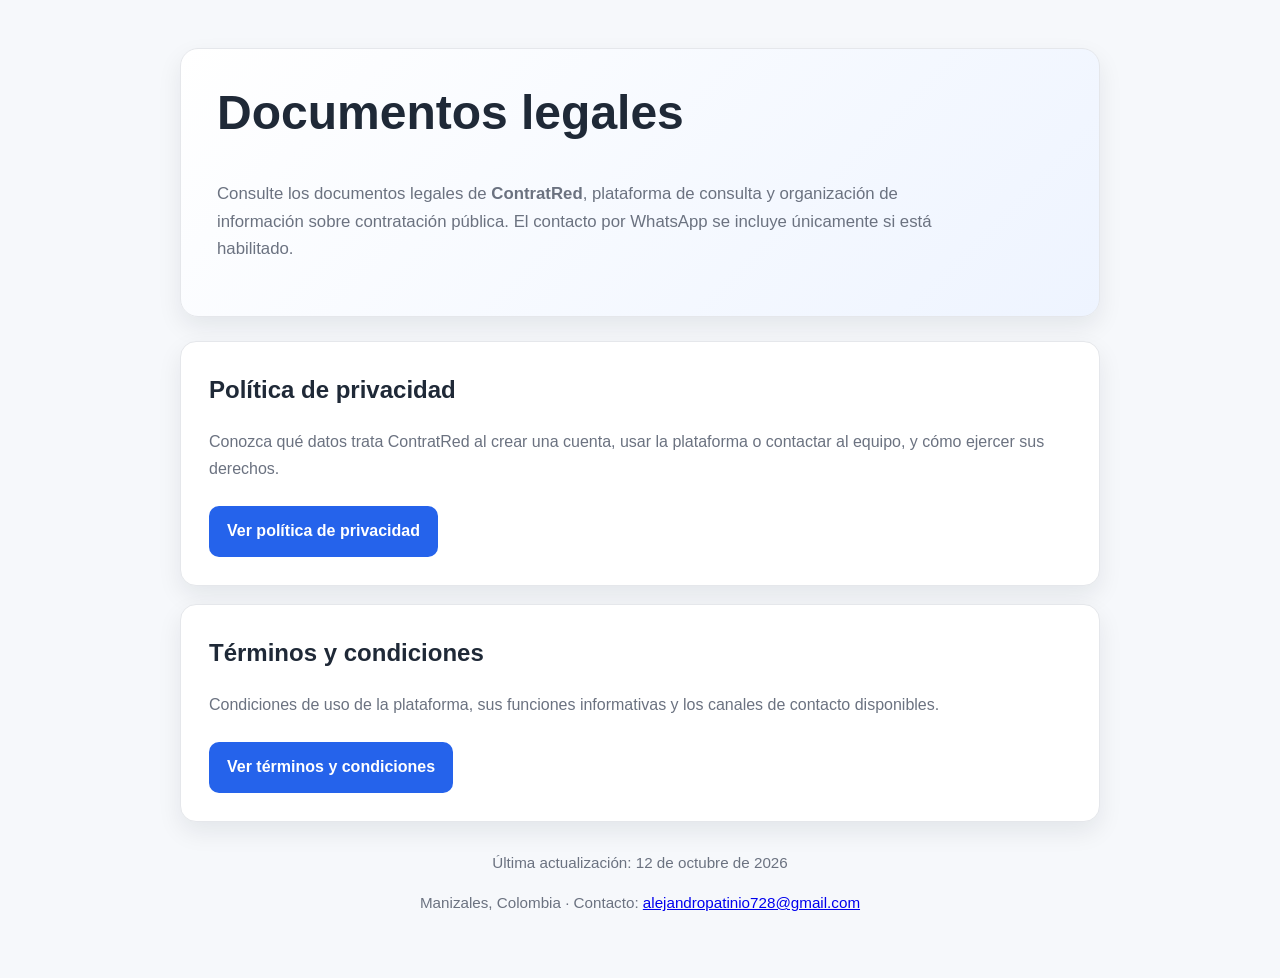
<file: index.html>
<!DOCTYPE html>
<html lang="es">
<head>
  <meta charset="UTF-8" />
  <meta name="viewport" content="width=device-width, initial-scale=1.0" />
  <title>Documentos legales | ContratRed</title>
  <meta name="description" content="Política de privacidad y términos y condiciones de la plataforma ContratRed y de su contacto por WhatsApp, si está habilitado." />
  <link rel="stylesheet" href="styles.css" />
</head>
<body>
  <main class="container">
    <section class="hero">
      <h1>Documentos legales</h1>
      <p>
        Consulte los documentos legales de <strong>ContratRed</strong>, plataforma
        de consulta y organización de información sobre contratación pública.
        El contacto por WhatsApp se incluye únicamente si está habilitado.
      </p>
    </section>

    <section class="card">
      <h2>Política de privacidad</h2>
      <p>
        Conozca qué datos trata ContratRed al crear una cuenta, usar la plataforma
        o contactar al equipo, y cómo ejercer sus derechos.
      </p>
      <a class="button" href="politica-privacidad.html">Ver política de privacidad</a>
    </section>

    <section class="card">
      <h2>Términos y condiciones</h2>
      <p>
        Condiciones de uso de la plataforma, sus funciones informativas y
        los canales de contacto disponibles.
      </p>
      <a class="button" href="terminos-condiciones.html">Ver términos y condiciones</a>
    </section>

    <footer>
      <p>
        Última actualización: 12 de octubre de 2026
      </p>
      <p>
        Manizales, Colombia · Contacto:
        <a href="mailto:alejandropatinio728@gmail.com">alejandropatinio728@gmail.com</a>
      </p>
    </footer>
  </main>
</body>
</html>
</file>
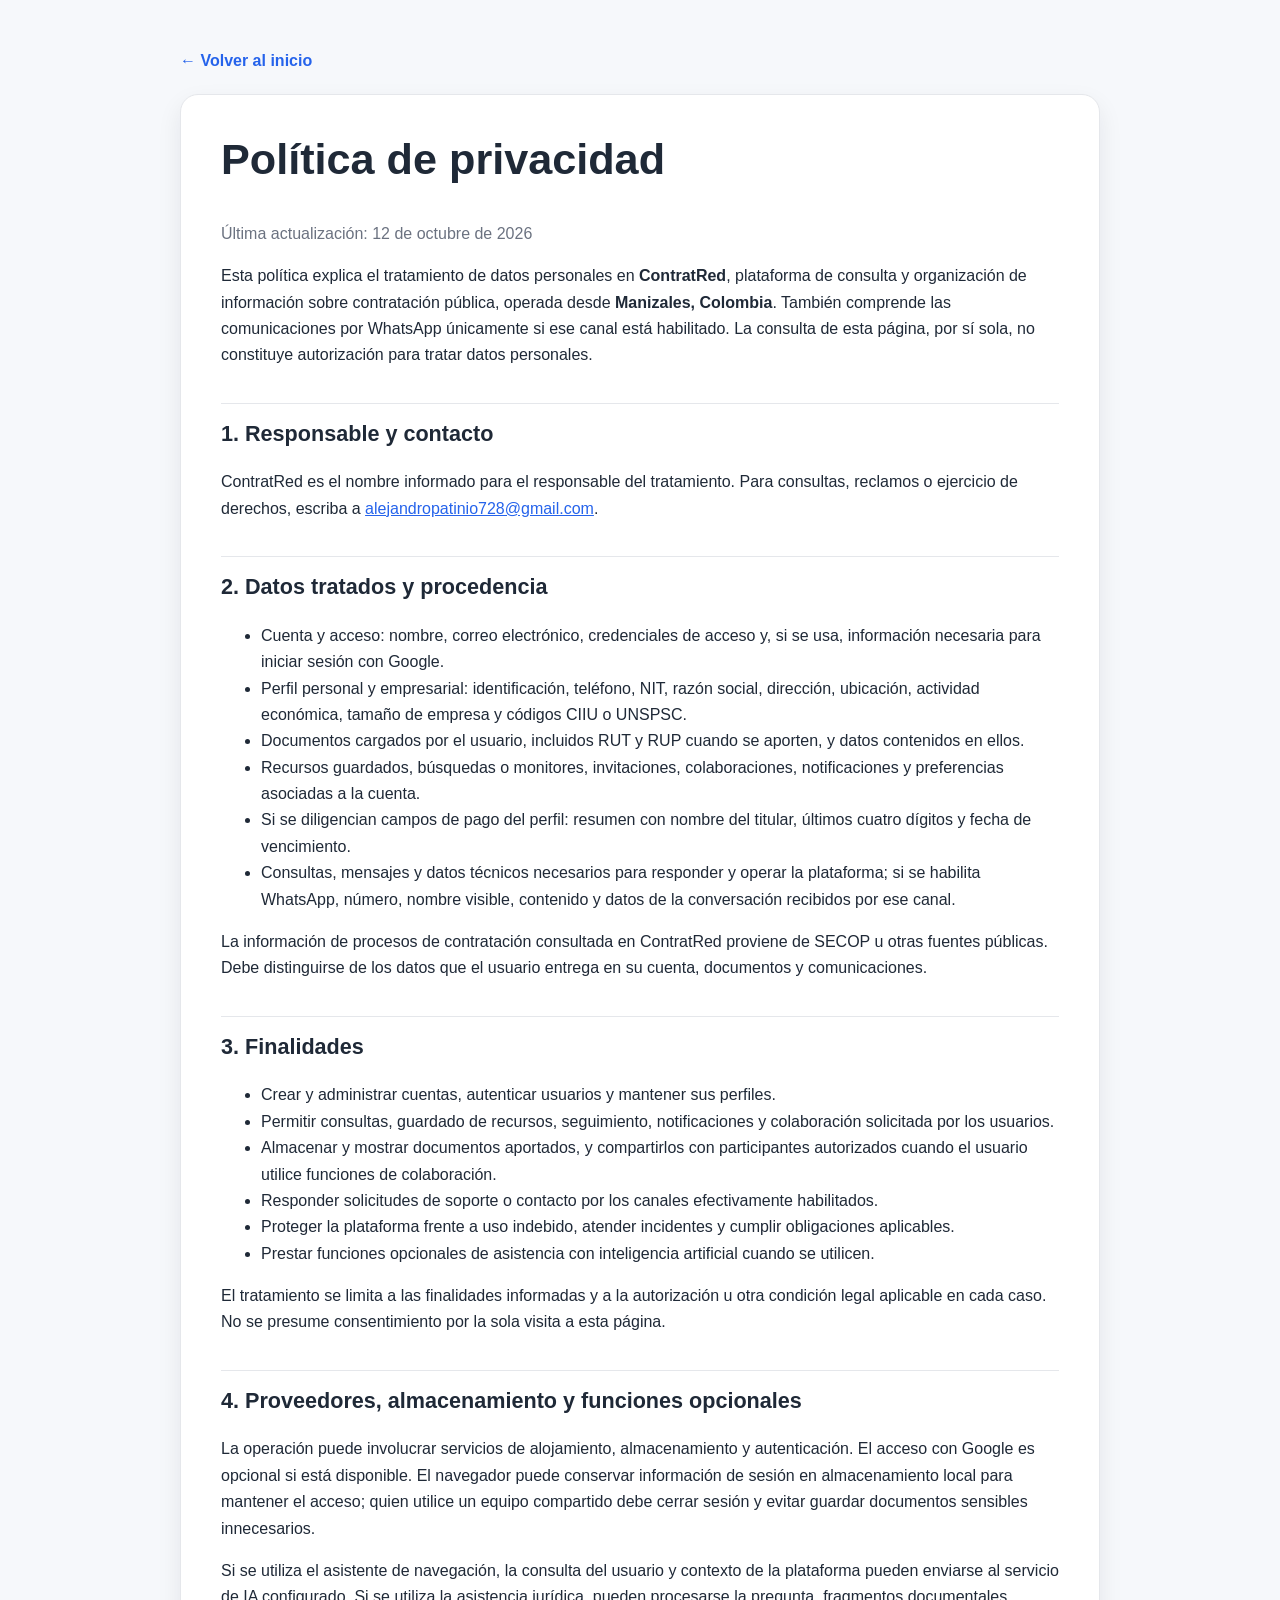
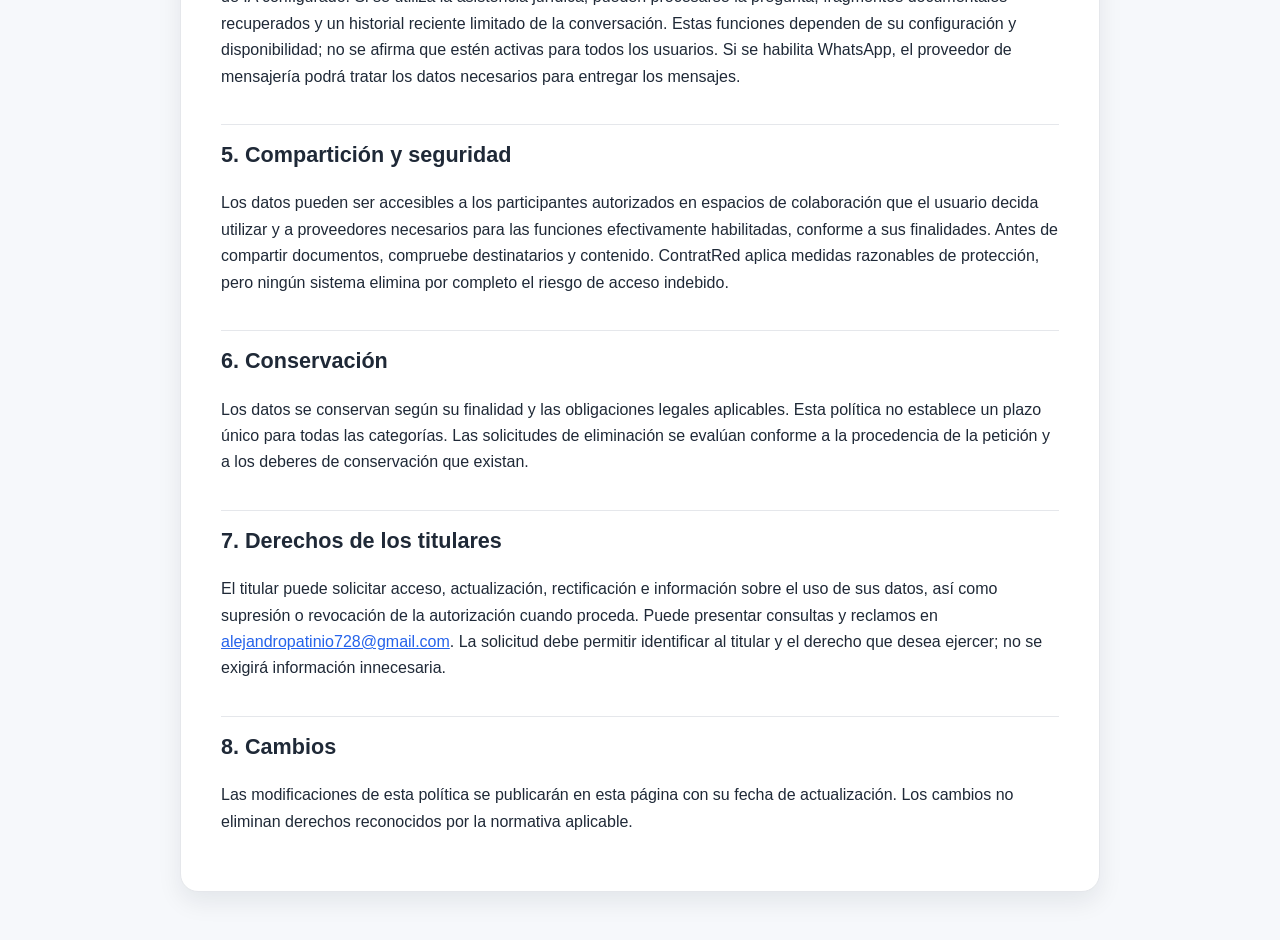
<file: politica-privacidad.html>
<!DOCTYPE html>
<html lang="es">
<head>
  <meta charset="UTF-8" />
  <meta name="viewport" content="width=device-width, initial-scale=1.0" />
  <title>Política de privacidad | ContratRed</title>
  <meta name="description" content="Tratamiento de datos personales en la plataforma ContratRed y sus canales de contacto habilitados." />
  <link rel="stylesheet" href="styles.css" />
</head>
<body>
  <main class="container">
    <nav class="top-nav">
      <a href="index.html">← Volver al inicio</a>
    </nav>

    <article class="document">
      <h1>Política de privacidad</h1>
      <p class="updated">Última actualización: 12 de octubre de 2026</p>
      <p>
        Esta política explica el tratamiento de datos personales en <strong>ContratRed</strong>,
        plataforma de consulta y organización de información sobre contratación pública,
        operada desde <strong>Manizales, Colombia</strong>. También comprende las
        comunicaciones por WhatsApp únicamente si ese canal está habilitado.
        La consulta de esta página, por sí sola, no constituye autorización para
        tratar datos personales.
      </p>

      <h2>1. Responsable y contacto</h2>
      <p>
        ContratRed es el nombre informado para el responsable del tratamiento.
        Para consultas, reclamos o ejercicio de derechos, escriba a
        <a href="mailto:alejandropatinio728@gmail.com">alejandropatinio728@gmail.com</a>.
      </p>

      <h2>2. Datos tratados y procedencia</h2>
      <ul>
        <li>Cuenta y acceso: nombre, correo electrónico, credenciales de acceso y, si se usa, información necesaria para iniciar sesión con Google.</li>
        <li>Perfil personal y empresarial: identificación, teléfono, NIT, razón social, dirección, ubicación, actividad económica, tamaño de empresa y códigos CIIU o UNSPSC.</li>
        <li>Documentos cargados por el usuario, incluidos RUT y RUP cuando se aporten, y datos contenidos en ellos.</li>
        <li>Recursos guardados, búsquedas o monitores, invitaciones, colaboraciones, notificaciones y preferencias asociadas a la cuenta.</li>
        <li>Si se diligencian campos de pago del perfil: resumen con nombre del titular, últimos cuatro dígitos y fecha de vencimiento.</li>
        <li>Consultas, mensajes y datos técnicos necesarios para responder y operar la plataforma; si se habilita WhatsApp, número, nombre visible, contenido y datos de la conversación recibidos por ese canal.</li>
      </ul>
      <p>
        La información de procesos de contratación consultada en ContratRed
        proviene de SECOP u otras fuentes públicas. Debe distinguirse de los
        datos que el usuario entrega en su cuenta, documentos y comunicaciones.
      </p>

      <h2>3. Finalidades</h2>
      <ul>
        <li>Crear y administrar cuentas, autenticar usuarios y mantener sus perfiles.</li>
        <li>Permitir consultas, guardado de recursos, seguimiento, notificaciones y colaboración solicitada por los usuarios.</li>
        <li>Almacenar y mostrar documentos aportados, y compartirlos con participantes autorizados cuando el usuario utilice funciones de colaboración.</li>
        <li>Responder solicitudes de soporte o contacto por los canales efectivamente habilitados.</li>
        <li>Proteger la plataforma frente a uso indebido, atender incidentes y cumplir obligaciones aplicables.</li>
        <li>Prestar funciones opcionales de asistencia con inteligencia artificial cuando se utilicen.</li>
      </ul>
      <p>
        El tratamiento se limita a las finalidades informadas y a la
        autorización u otra condición legal aplicable en cada caso. No se
        presume consentimiento por la sola visita a esta página.
      </p>

      <h2>4. Proveedores, almacenamiento y funciones opcionales</h2>
      <p>
        La operación puede involucrar servicios de alojamiento, almacenamiento
        y autenticación. El acceso con Google es opcional si está disponible.
        El navegador puede conservar información de sesión en almacenamiento
        local para mantener el acceso; quien utilice un equipo compartido debe
        cerrar sesión y evitar guardar documentos sensibles innecesarios.
      </p>
      <p>
        Si se utiliza el asistente de navegación, la consulta del usuario y
        contexto de la plataforma pueden enviarse al servicio de IA configurado.
        Si se utiliza la asistencia jurídica, pueden procesarse la pregunta,
        fragmentos documentales recuperados y un historial reciente limitado
        de la conversación. Estas funciones dependen de su configuración y
        disponibilidad; no se afirma que estén activas para todos los usuarios.
        Si se habilita WhatsApp, el proveedor de mensajería podrá tratar los
        datos necesarios para entregar los mensajes.
      </p>

      <h2>5. Compartición y seguridad</h2>
      <p>
        Los datos pueden ser accesibles a los participantes autorizados en
        espacios de colaboración que el usuario decida utilizar y a proveedores
        necesarios para las funciones efectivamente habilitadas, conforme a
        sus finalidades. Antes de compartir documentos, compruebe destinatarios
        y contenido. ContratRed aplica medidas razonables de protección, pero
        ningún sistema elimina por completo el riesgo de acceso indebido.
      </p>

      <h2>6. Conservación</h2>
      <p>
        Los datos se conservan según su finalidad y las obligaciones legales
        aplicables. Esta política no establece un plazo único para todas las
        categorías. Las solicitudes de eliminación se evalúan conforme a la
        procedencia de la petición y a los deberes de conservación que existan.
      </p>

      <h2>7. Derechos de los titulares</h2>
      <p>
        El titular puede solicitar acceso, actualización, rectificación e
        información sobre el uso de sus datos, así como supresión o revocación
        de la autorización cuando proceda. Puede presentar consultas y reclamos
        en <a href="mailto:alejandropatinio728@gmail.com">alejandropatinio728@gmail.com</a>.
        La solicitud debe permitir identificar al titular y el derecho que
        desea ejercer; no se exigirá información innecesaria.
      </p>

      <h2>8. Cambios</h2>
      <p>
        Las modificaciones de esta política se publicarán en esta página con
        su fecha de actualización. Los cambios no eliminan derechos reconocidos
        por la normativa aplicable.
      </p>
    </article>
  </main>
</body>
</html>
</file>
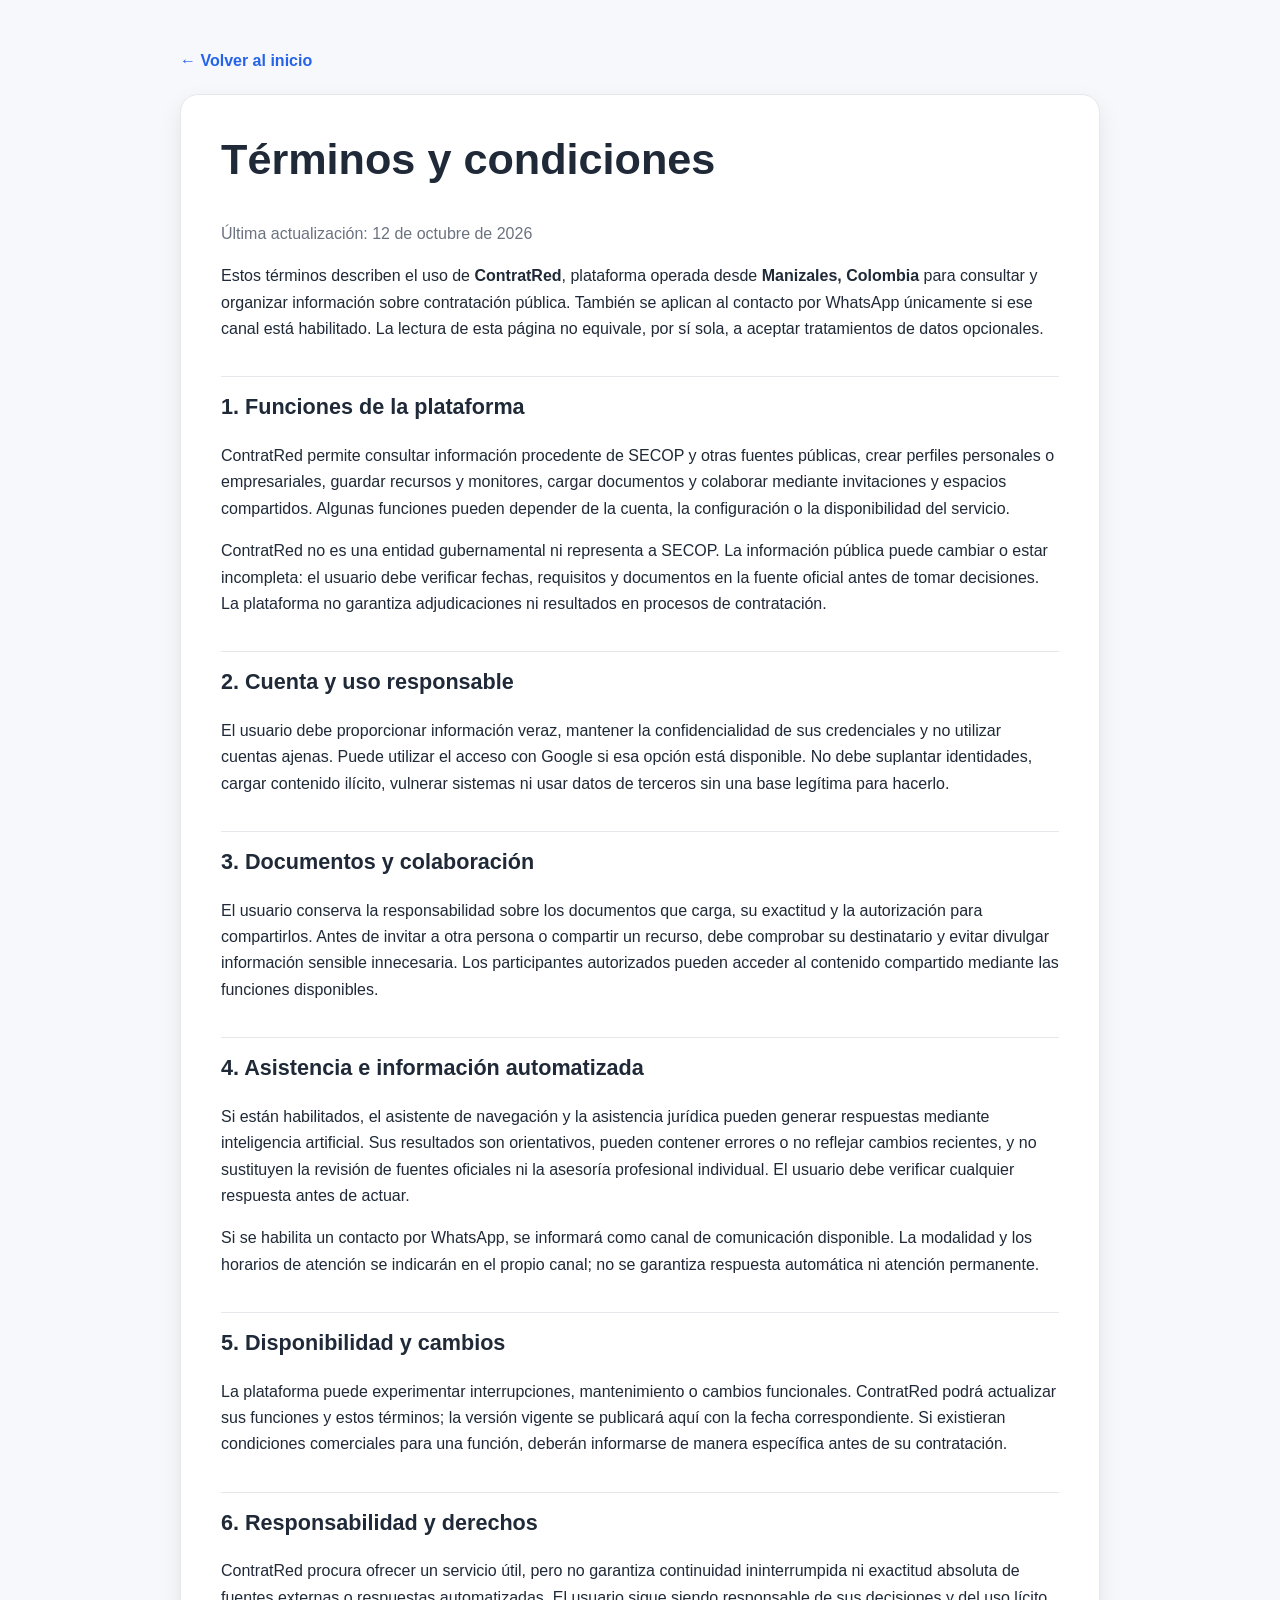
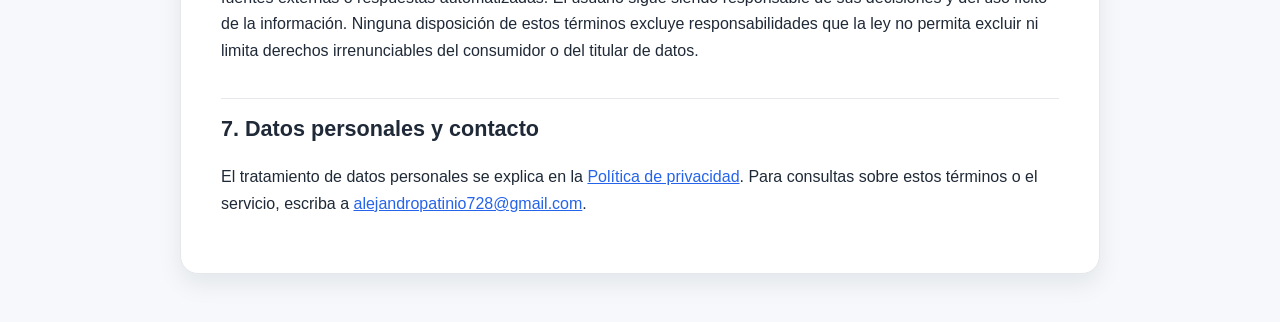
<file: terminos-condiciones.html>
<!DOCTYPE html>
<html lang="es">
<head>
  <meta charset="UTF-8" />
  <meta name="viewport" content="width=device-width, initial-scale=1.0" />
  <title>Términos y condiciones | ContratRed</title>
  <meta name="description" content="Condiciones de uso de la plataforma ContratRed y de sus canales de contacto habilitados." />
  <link rel="stylesheet" href="styles.css" />
</head>
<body>
  <main class="container">
    <nav class="top-nav">
      <a href="index.html">← Volver al inicio</a>
    </nav>

    <article class="document">
      <h1>Términos y condiciones</h1>
      <p class="updated">Última actualización: 12 de octubre de 2026</p>
      <p>
        Estos términos describen el uso de <strong>ContratRed</strong>,
        plataforma operada desde <strong>Manizales, Colombia</strong> para
        consultar y organizar información sobre contratación pública. También
        se aplican al contacto por WhatsApp únicamente si ese canal está habilitado.
        La lectura de esta página no equivale, por sí sola, a aceptar tratamientos
        de datos opcionales.
      </p>

      <h2>1. Funciones de la plataforma</h2>
      <p>
        ContratRed permite consultar información procedente de SECOP y otras
        fuentes públicas, crear perfiles personales o empresariales, guardar
        recursos y monitores, cargar documentos y colaborar mediante invitaciones
        y espacios compartidos. Algunas funciones pueden depender de la cuenta,
        la configuración o la disponibilidad del servicio.
      </p>
      <p>
        ContratRed no es una entidad gubernamental ni representa a SECOP. La
        información pública puede cambiar o estar incompleta: el usuario debe
        verificar fechas, requisitos y documentos en la fuente oficial antes de
        tomar decisiones. La plataforma no garantiza adjudicaciones ni resultados
        en procesos de contratación.
      </p>

      <h2>2. Cuenta y uso responsable</h2>
      <p>
        El usuario debe proporcionar información veraz, mantener la confidencialidad
        de sus credenciales y no utilizar cuentas ajenas. Puede utilizar el acceso
        con Google si esa opción está disponible. No debe suplantar identidades,
        cargar contenido ilícito, vulnerar sistemas ni usar datos de terceros sin
        una base legítima para hacerlo.
      </p>

      <h2>3. Documentos y colaboración</h2>
      <p>
        El usuario conserva la responsabilidad sobre los documentos que carga,
        su exactitud y la autorización para compartirlos. Antes de invitar a otra
        persona o compartir un recurso, debe comprobar su destinatario y evitar
        divulgar información sensible innecesaria. Los participantes autorizados
        pueden acceder al contenido compartido mediante las funciones disponibles.
      </p>

      <h2>4. Asistencia e información automatizada</h2>
      <p>
        Si están habilitados, el asistente de navegación y la asistencia jurídica
        pueden generar respuestas mediante inteligencia artificial. Sus resultados
        son orientativos, pueden contener errores o no reflejar cambios recientes,
        y no sustituyen la revisión de fuentes oficiales ni la asesoría profesional
        individual. El usuario debe verificar cualquier respuesta antes de actuar.
      </p>
      <p>
        Si se habilita un contacto por WhatsApp, se informará como canal de
        comunicación disponible. La modalidad y los horarios de atención se
        indicarán en el propio canal; no se garantiza respuesta automática ni
        atención permanente.
      </p>

      <h2>5. Disponibilidad y cambios</h2>
      <p>
        La plataforma puede experimentar interrupciones, mantenimiento o cambios
        funcionales. ContratRed podrá actualizar sus funciones y estos términos;
        la versión vigente se publicará aquí con la fecha correspondiente. Si
        existieran condiciones comerciales para una función, deberán informarse
        de manera específica antes de su contratación.
      </p>

      <h2>6. Responsabilidad y derechos</h2>
      <p>
        ContratRed procura ofrecer un servicio útil, pero no garantiza continuidad
        ininterrumpida ni exactitud absoluta de fuentes externas o respuestas
        automatizadas. El usuario sigue siendo responsable de sus decisiones y
        del uso lícito de la información. Ninguna disposición de estos términos
        excluye responsabilidades que la ley no permita excluir ni limita derechos
        irrenunciables del consumidor o del titular de datos.
      </p>

      <h2>7. Datos personales y contacto</h2>
      <p>
        El tratamiento de datos personales se explica en la
        <a href="politica-privacidad.html">Política de privacidad</a>. Para
        consultas sobre estos términos o el servicio, escriba a
        <a href="mailto:alejandropatinio728@gmail.com">alejandropatinio728@gmail.com</a>.
      </p>
    </article>
  </main>
</body>
</html>
</file>
<file: styles.css>
:root {
  --bg: #f6f8fb;
  --text: #1f2937;
  --muted: #6b7280;
  --card: #ffffff;
  --border: #e5e7eb;
  --primary: #2563eb;
  --primary-dark: #1d4ed8;
  --shadow: 0 10px 25px rgba(15, 23, 42, 0.08);
}

* {
  box-sizing: border-box;
}

body {
  margin: 0;
  font-family: Arial, Helvetica, sans-serif;
  background: var(--bg);
  color: var(--text);
  line-height: 1.65;
}

.container {
  width: min(920px, 92%);
  margin: 0 auto;
  padding: 48px 0;
}

.hero {
  background: linear-gradient(135deg, #ffffff, #eef4ff);
  border: 1px solid var(--border);
  border-radius: 18px;
  padding: 36px;
  box-shadow: var(--shadow);
  margin-bottom: 24px;
}

.hero h1 {
  margin-top: 0;
  font-size: clamp(2rem, 4vw, 3rem);
  line-height: 1.15;
}

.hero p {
  max-width: 760px;
  color: var(--muted);
  font-size: 1.05rem;
}

.card {
  background: var(--card);
  border: 1px solid var(--border);
  border-radius: 16px;
  padding: 28px;
  margin: 18px 0;
  box-shadow: var(--shadow);
}

.card h2 {
  margin-top: 0;
}

.card p {
  color: var(--muted);
}

.button {
  display: inline-block;
  margin-top: 8px;
  padding: 12px 18px;
  background: var(--primary);
  color: #ffffff;
  text-decoration: none;
  border-radius: 10px;
  font-weight: 700;
  transition: background 0.2s ease, transform 0.2s ease;
}

.button:hover {
  background: var(--primary-dark);
  transform: translateY(-1px);
}

.top-nav {
  margin-bottom: 20px;
}

.top-nav a {
  color: var(--primary);
  text-decoration: none;
  font-weight: 700;
}

.top-nav a:hover {
  text-decoration: underline;
}

.document {
  background: var(--card);
  border: 1px solid var(--border);
  border-radius: 18px;
  padding: 40px;
  box-shadow: var(--shadow);
}

.document h1 {
  margin-top: 0;
  font-size: clamp(2rem, 4vw, 2.7rem);
  line-height: 1.15;
}

.document h2 {
  margin-top: 34px;
  padding-top: 12px;
  border-top: 1px solid var(--border);
  font-size: 1.35rem;
}

.document p,
.document li {
  font-size: 1rem;
}

.document a {
  color: var(--primary);
}

.updated {
  color: var(--muted);
  font-size: 0.95rem;
}

footer {
  color: var(--muted);
  margin-top: 28px;
  text-align: center;
  font-size: 0.95rem;
}

@media (max-width: 640px) {
  .container {
    width: 94%;
    padding: 28px 0;
  }

  .hero,
  .card,
  .document {
    padding: 24px;
  }
}
</file>
